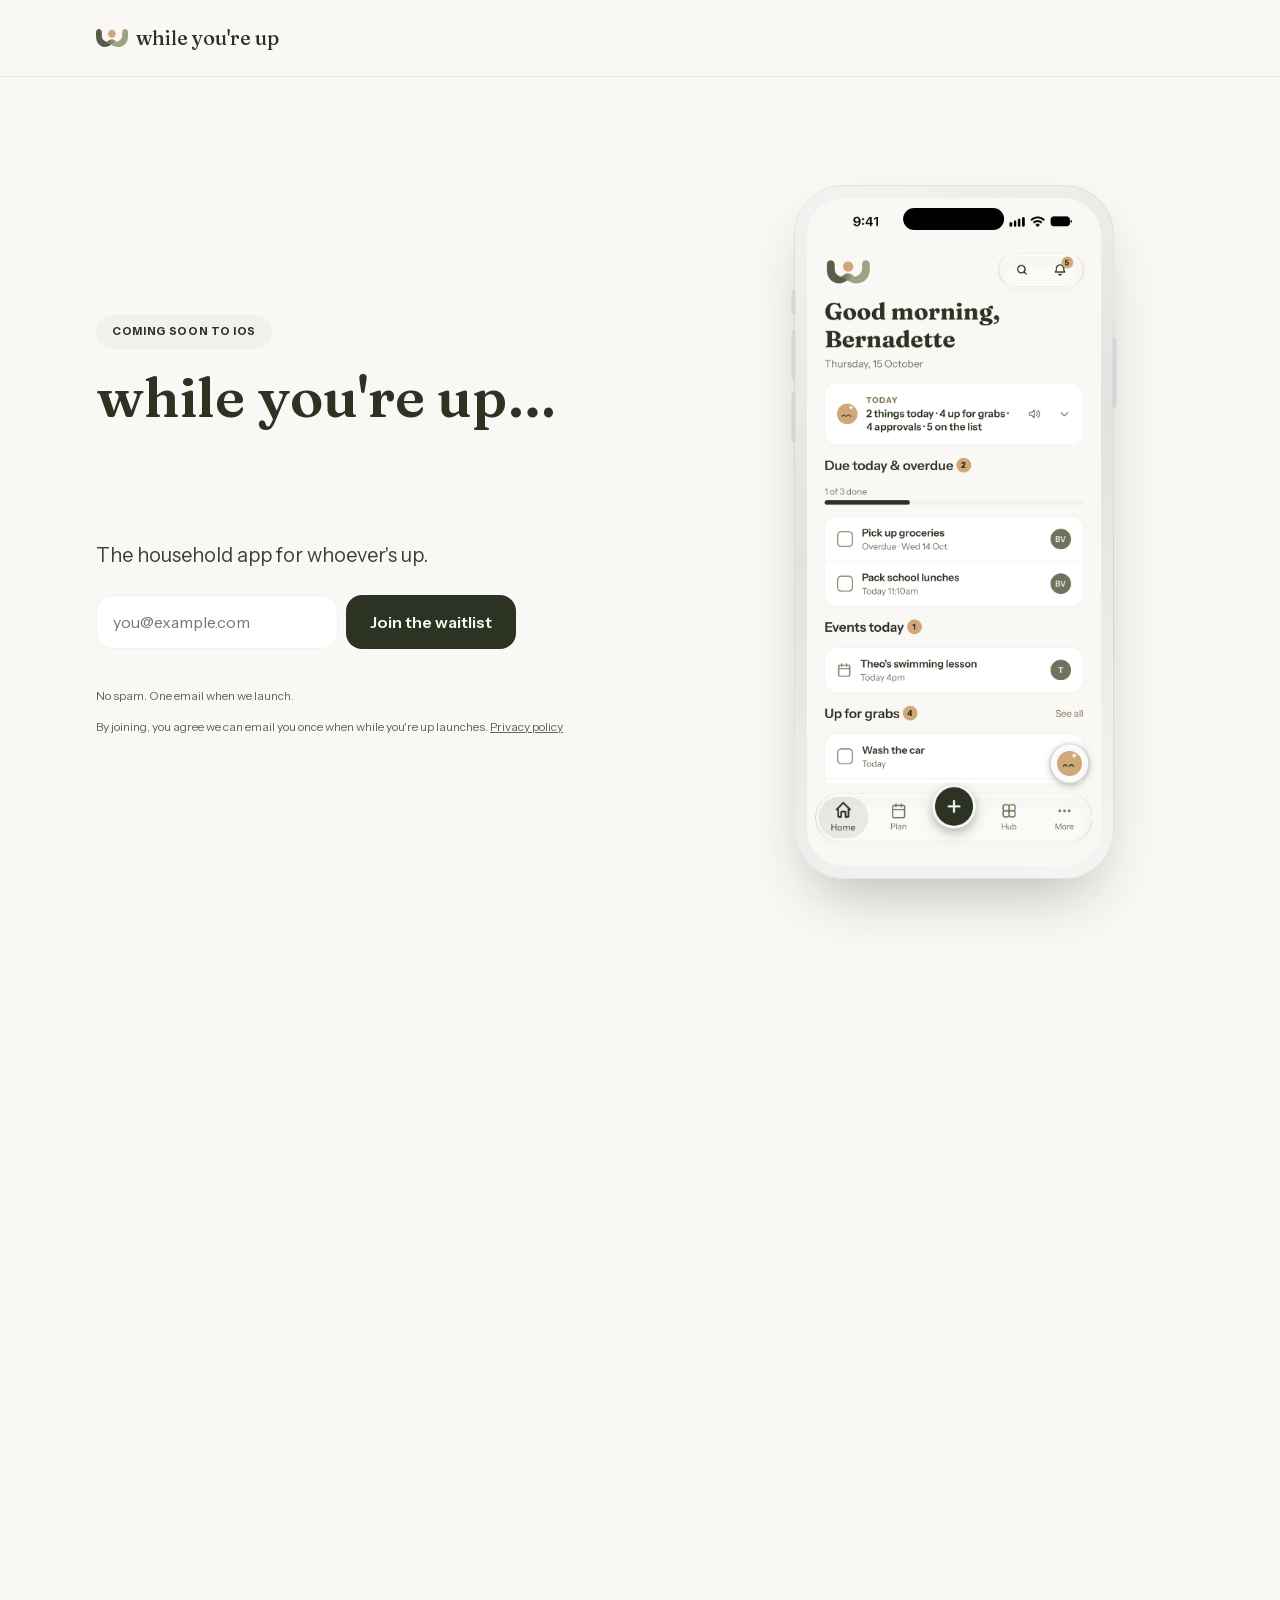
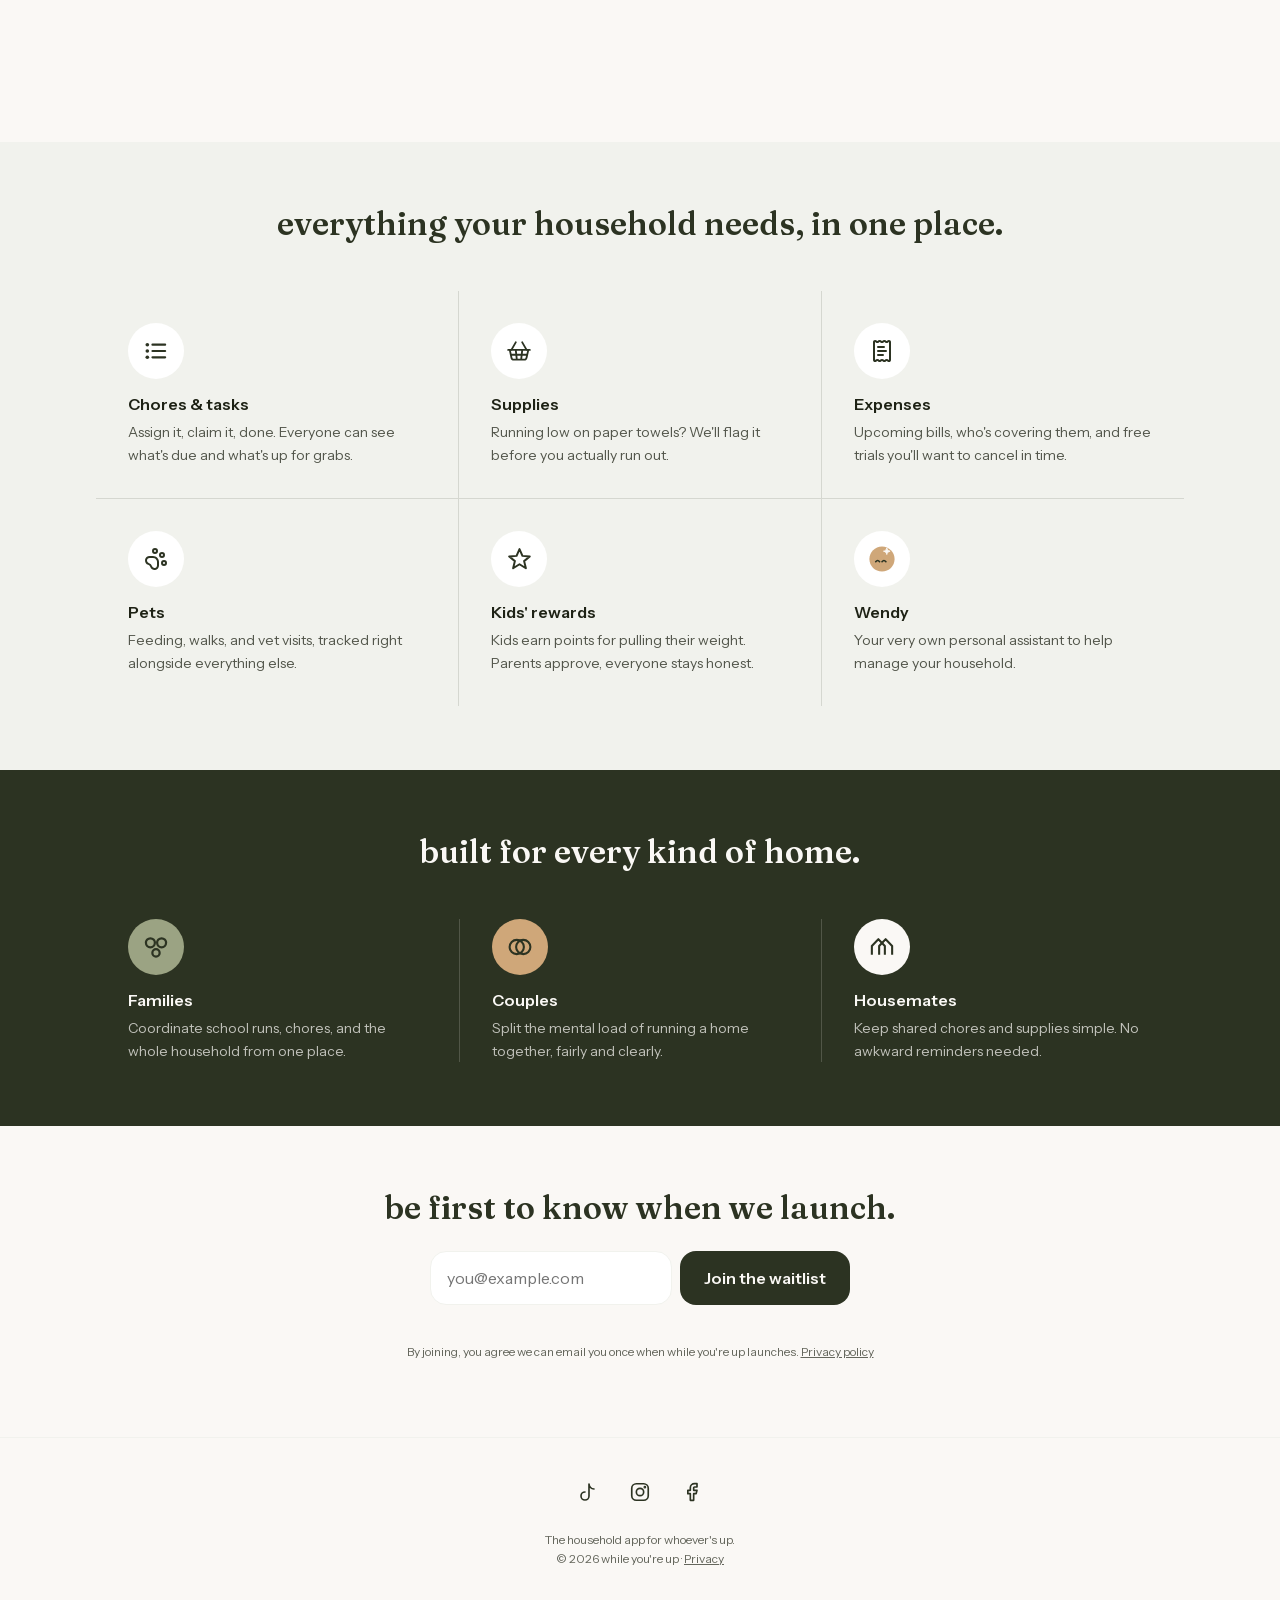
<file: index.html>
<!doctype html>
<html lang="en">
<head>
  <meta charset="utf-8" />
  <meta name="viewport" content="width=device-width, initial-scale=1" />
<!-- Google tag (gtag.js) -->
<script async src="https://www.googletagmanager.com/gtag/js?id=G-524Z3EJWE3"></script>
<script>
  window.dataLayer = window.dataLayer || [];
  function gtag(){dataLayer.push(arguments);}
  gtag('js', new Date());

  gtag('config', 'G-524Z3EJWE3');
</script>
  <!-- The page is light-only by design (the phone mockup is a light-mode
       screenshot); this tells browsers not to auto-dark-mode native
       controls/scrollbars to match OS dark mode, which would clash with
       our explicit colors. A real dark theme would need a matching dark
       Figma export for the hero screenshot — see README. -->
  <meta name="color-scheme" content="light" />
  <title>while you're up: the household app for whoever's up.</title>
  <meta name="description" content="while you're up brings chores, kids, pets, supplies, and subscriptions into one shared home base. Join the waitlist." />

  <!-- Open Graph / Twitter Card — without these, link previews (iMessage,
       WhatsApp, Slack, etc.) guess at a preview image themselves, which
       was picking the large hero phone screenshot and rendering it at
       full size. This pins a purpose-built, properly-sized image instead. -->
  <meta property="og:type" content="website" />
  <meta property="og:url" content="https://www.whileyoureup.app/" />
  <meta property="og:title" content="while you're up: the household app for whoever's up." />
  <meta property="og:description" content="while you're up brings chores, kids, pets, supplies, and subscriptions into one shared home base. Join the waitlist." />
  <meta property="og:image" content="https://www.whileyoureup.app/assets/og-image.png" />
  <meta property="og:image:width" content="1200" />
  <meta property="og:image:height" content="630" />
  <meta name="twitter:card" content="summary_large_image" />
  <meta name="twitter:title" content="while you're up: the household app for whoever's up." />
  <meta name="twitter:description" content="while you're up brings chores, kids, pets, supplies, and subscriptions into one shared home base. Join the waitlist." />
  <meta name="twitter:image" content="https://www.whileyoureup.app/assets/og-image.png" />

  <!-- Square favicon set. The old one pointed at logo-mark.svg, which is a
       wide 369x197 mark with preserveAspectRatio="none", so tabs stretched
       it into a square. These are properly square, on a cream tile. -->
  <link rel="icon" href="/favicon.ico" sizes="48x48" />
  <link rel="icon" href="assets/favicon.svg" type="image/svg+xml" />
  <link rel="icon" href="assets/favicon-32.png" type="image/png" sizes="32x32" />
  <link rel="icon" href="assets/favicon-192.png" type="image/png" sizes="192x192" />
  <link rel="apple-touch-icon" href="assets/apple-touch-icon.png" />
  <link rel="stylesheet" href="css/tokens.css?v=17" />
  <link rel="stylesheet" href="css/styles.css?v=28" />
</head>
<body>
  <header class="site-header">
    <div class="wrap">
      <a class="brand" href="#top">
        <img src="assets/logo-mark.svg" alt="" />
        <span>while you're up</span>
      </a>
    </div>
  </header>

  <main id="top">
    <section class="hero">
      <div class="phone-scroll-track" data-phone-track>
        <div class="phone-sticky">
          <div class="wrap">
            <div class="hero-copy">
              <span class="badge">coming soon to iOS</span>
              <h1>while you're up&hellip;</h1>

              <div class="message-carousel" aria-hidden="true">
                <p class="message-bubble">Can you feed the cat</p>
                <p class="message-bubble">Can you take the bin out</p>
                <p class="message-bubble">Can you pick Maya up from school</p>
                <p class="message-bubble">Cancel that free trial before we get charged</p>
                <p class="message-bubble">Can you grab more dishwasher tablets</p>
              </div>

              <p class="subhead">The household app for whoever's up.</p>

              <div data-waitlist-block>
                <form data-waitlist-form class="signup-form">
                  <label for="email" class="sr-only">Email</label>
                  <input type="email" id="email" name="email" required placeholder="you@example.com" data-waitlist-email autocomplete="email" />
                  <input type="text" name="company" tabindex="-1" autocomplete="off" data-waitlist-honeypot
                         style="position:absolute; left:-9999px; width:1px; height:1px; opacity:0;" aria-hidden="true" />
                  <button type="submit" data-waitlist-submit>Join the waitlist</button>
                </form>
                <p class="form-message" data-waitlist-message role="status"></p>
                <p class="trust-line">No spam. One email when we launch.</p>
                <p class="trust-line">By joining, you agree we can email you once when while you're up launches. <a href="/privacy.html">Privacy policy</a></p>

                <div class="success-state" data-waitlist-success hidden>
                  <h2>you're on the list</h2>
                  <p>we'll email you the moment while you're up is available.</p>
                </div>
              </div>
            </div>

            <div class="hero-visual">
              <div class="iphone-frame">
                <div class="iphone-dynamic-island"></div>
                <div class="iphone-side-button iphone-action-button"></div>
                <div class="iphone-side-button iphone-volume-up"></div>
                <div class="iphone-side-button iphone-volume-down"></div>
                <div class="iphone-side-button iphone-power-button"></div>
                <div class="iphone-screen" data-phone-viewport>
                  <img class="iphone-status-bar" src="assets/status-bar.png?v=2" alt="" />
                  <img class="iphone-content" src="assets/hero-content-scroll.png?v=5"
                       alt="while you're up app home screen showing Wendy's daily brief, due today and overdue tasks, events today, up for grabs, approvals, running low supplies, upcoming expenses, and kids' points"
                       data-phone-content />
                  <div class="iphone-bottom">
                    <img class="iphone-wendy" src="assets/wendy-fab.png" alt="" />
                    <img class="iphone-bottom-nav" src="assets/bottom-nav.png?v=2" alt="" />
                  </div>
                </div>
              </div>
            </div>
          </div>
        </div>
      </div>
    </section>

    <section class="features">
      <div class="wrap">
        <h2>everything your household needs, in one place.</h2>
        <div class="feature-grid">
          <div class="feature-card">
            <div class="feature-icon"><img src="assets/icons/icon-chores.svg" alt="" /></div>
            <h3>Chores &amp; tasks</h3>
            <p>Assign it, claim it, done. Everyone can see what's due and what's up for grabs.</p>
          </div>
          <div class="feature-card">
            <div class="feature-icon"><img src="assets/icons/icon-supplies.svg" alt="" /></div>
            <h3>Supplies</h3>
            <p>Running low on paper towels? We'll flag it before you actually run out.</p>
          </div>
          <div class="feature-card">
            <div class="feature-icon"><img src="assets/icons/icon-bills.svg" alt="" /></div>
            <h3>Expenses</h3>
            <p>Upcoming bills, who's covering them, and free trials you'll want to cancel in time.</p>
          </div>
          <div class="feature-card">
            <div class="feature-icon"><img src="assets/icons/icon-pets.svg" alt="" /></div>
            <h3>Pets</h3>
            <p>Feeding, walks, and vet visits, tracked right alongside everything else.</p>
          </div>
          <div class="feature-card">
            <div class="feature-icon"><img src="assets/icons/icon-points.svg" alt="" /></div>
            <h3>Kids' rewards</h3>
            <p>Kids earn points for pulling their weight. Parents approve, everyone stays honest.</p>
          </div>
          <div class="feature-card">
            <div class="feature-icon"><img src="assets/icons/icon-wendy.svg" alt="" /></div>
            <h3>Wendy</h3>
            <p>Your very own personal assistant to help manage your household.</p>
          </div>
        </div>
      </div>
    </section>

    <section class="households">
      <div class="wrap">
        <h2>built for every kind of home.</h2>
        <div class="household-grid">
          <div class="household-item">
            <div class="household-icon household-icon-sage"><img src="assets/icons/icon-families.svg" alt="" /></div>
            <h3>Families</h3>
            <p>Coordinate school runs, chores, and the whole household from one place.</p>
          </div>
          <div class="household-item">
            <div class="household-icon household-icon-tan"><img src="assets/icons/icon-couples.svg" alt="" /></div>
            <h3>Couples</h3>
            <p>Split the mental load of running a home together, fairly and clearly.</p>
          </div>
          <div class="household-item">
            <div class="household-icon household-icon-cream"><img src="assets/icons/icon-housemates.svg" alt="" /></div>
            <h3>Housemates</h3>
            <p>Keep shared chores and supplies simple. No awkward reminders needed.</p>
          </div>
        </div>
      </div>
    </section>

    <section class="cta-secondary">
      <div class="wrap">
        <h2>be first to know when we launch.</h2>

        <div data-waitlist-block>
          <form data-waitlist-form class="signup-form">
            <label for="email-2" class="sr-only">Email</label>
            <input type="email" id="email-2" name="email" required placeholder="you@example.com" data-waitlist-email autocomplete="email" />
            <input type="text" name="company" tabindex="-1" autocomplete="off" data-waitlist-honeypot
                   style="position:absolute; left:-9999px; width:1px; height:1px; opacity:0;" aria-hidden="true" />
            <button type="submit" data-waitlist-submit>Join the waitlist</button>
          </form>
          <p class="form-message" data-waitlist-message role="status"></p>
          <p class="trust-line">By joining, you agree we can email you once when while you're up launches. <a href="/privacy.html">Privacy policy</a></p>

          <div class="success-state" data-waitlist-success hidden>
            <h3>you're on the list</h3>
            <p>we'll email you the moment while you're up is available.</p>
          </div>
        </div>
      </div>
    </section>
  </main>

  <footer class="site-footer">
    <div class="wrap">
      <ul class="social-links">
        <li>
          <a href="https://www.tiktok.com/@whileyoureupapp" target="_blank" rel="noopener noreferrer" aria-label="while you're up on TikTok (opens in a new tab)">
            <svg viewBox="0 0 24 24" width="24" height="24" fill="none" stroke="currentColor" stroke-width="1.65" stroke-linecap="round" stroke-linejoin="round" aria-hidden="true" focusable="false"><path d="M9 12a4 4 0 1 0 4 4V4a5 5 0 0 0 5 5"/></svg>
          </a>
        </li>
        <li>
          <a href="https://www.instagram.com/whileyoureupapp" target="_blank" rel="noopener noreferrer" aria-label="while you're up on Instagram (opens in a new tab)">
            <svg viewBox="0 0 24 24" width="22" height="22" fill="none" stroke="currentColor" stroke-width="1.8" stroke-linecap="round" stroke-linejoin="round" aria-hidden="true" focusable="false"><rect x="3" y="3" width="18" height="18" rx="5"/><circle cx="12" cy="12" r="4"/><circle cx="17.3" cy="6.7" r="0.6" fill="currentColor"/></svg>
          </a>
        </li>
        <li>
          <a href="https://www.facebook.com/share/1e8yYxVtba/" target="_blank" rel="noopener noreferrer" aria-label="while you're up on Facebook (opens in a new tab)">
            <svg viewBox="0 0 24 24" width="20" height="20" fill="none" stroke="currentColor" stroke-width="2" stroke-linecap="round" stroke-linejoin="round" aria-hidden="true" focusable="false"><path d="M18 2h-3a5 5 0 0 0-5 5v3H7v4h3v8h4v-8h3l1-4h-4V7a1 1 0 0 1 1-1h3z"/></svg>
          </a>
        </li>
      </ul>
      <p class="footer-text">The household app for whoever's up.</p>
      <p class="footer-text">&copy; 2026 while you're up · <a href="/privacy.html">Privacy</a></p>
    </div>
  </footer>

  <script type="module" src="js/app.js?v=2"></script>
  <script src="js/phone-scroll.js?v=5"></script>
</body>
</html>
</file>
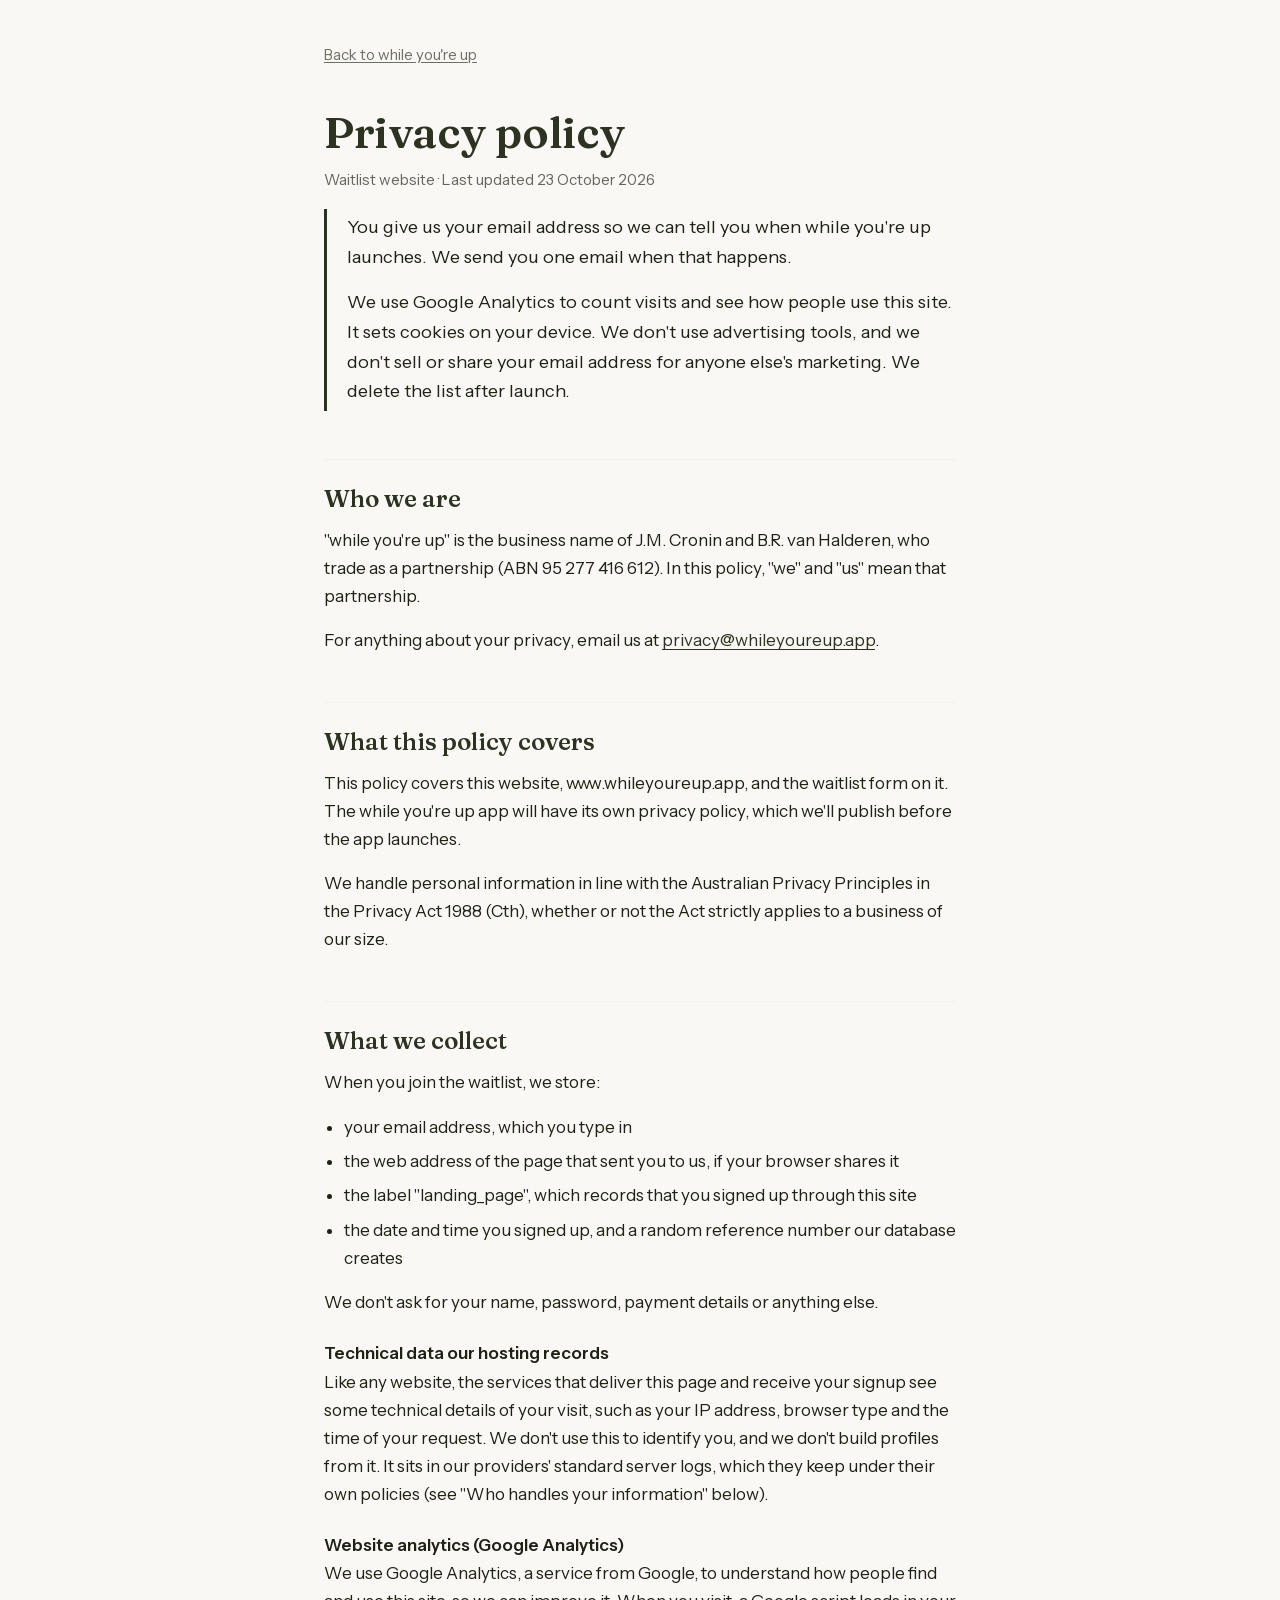
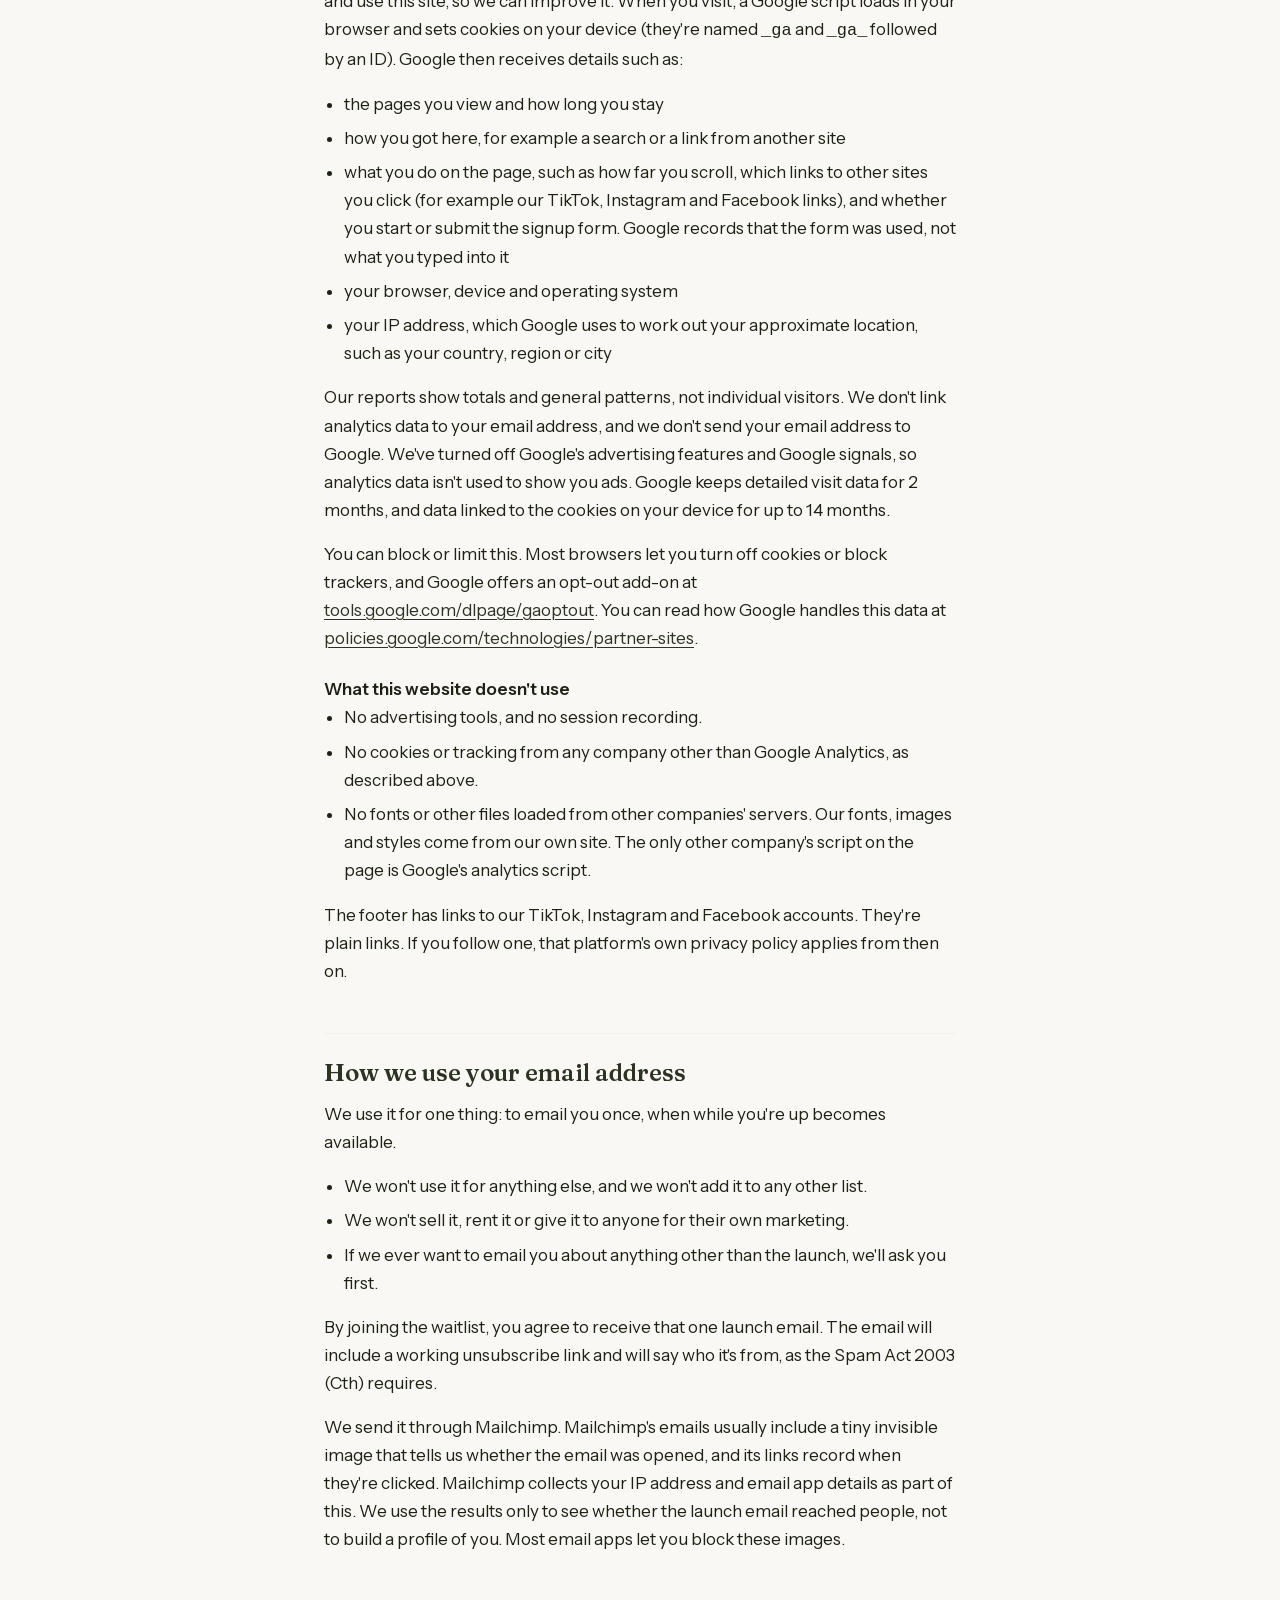
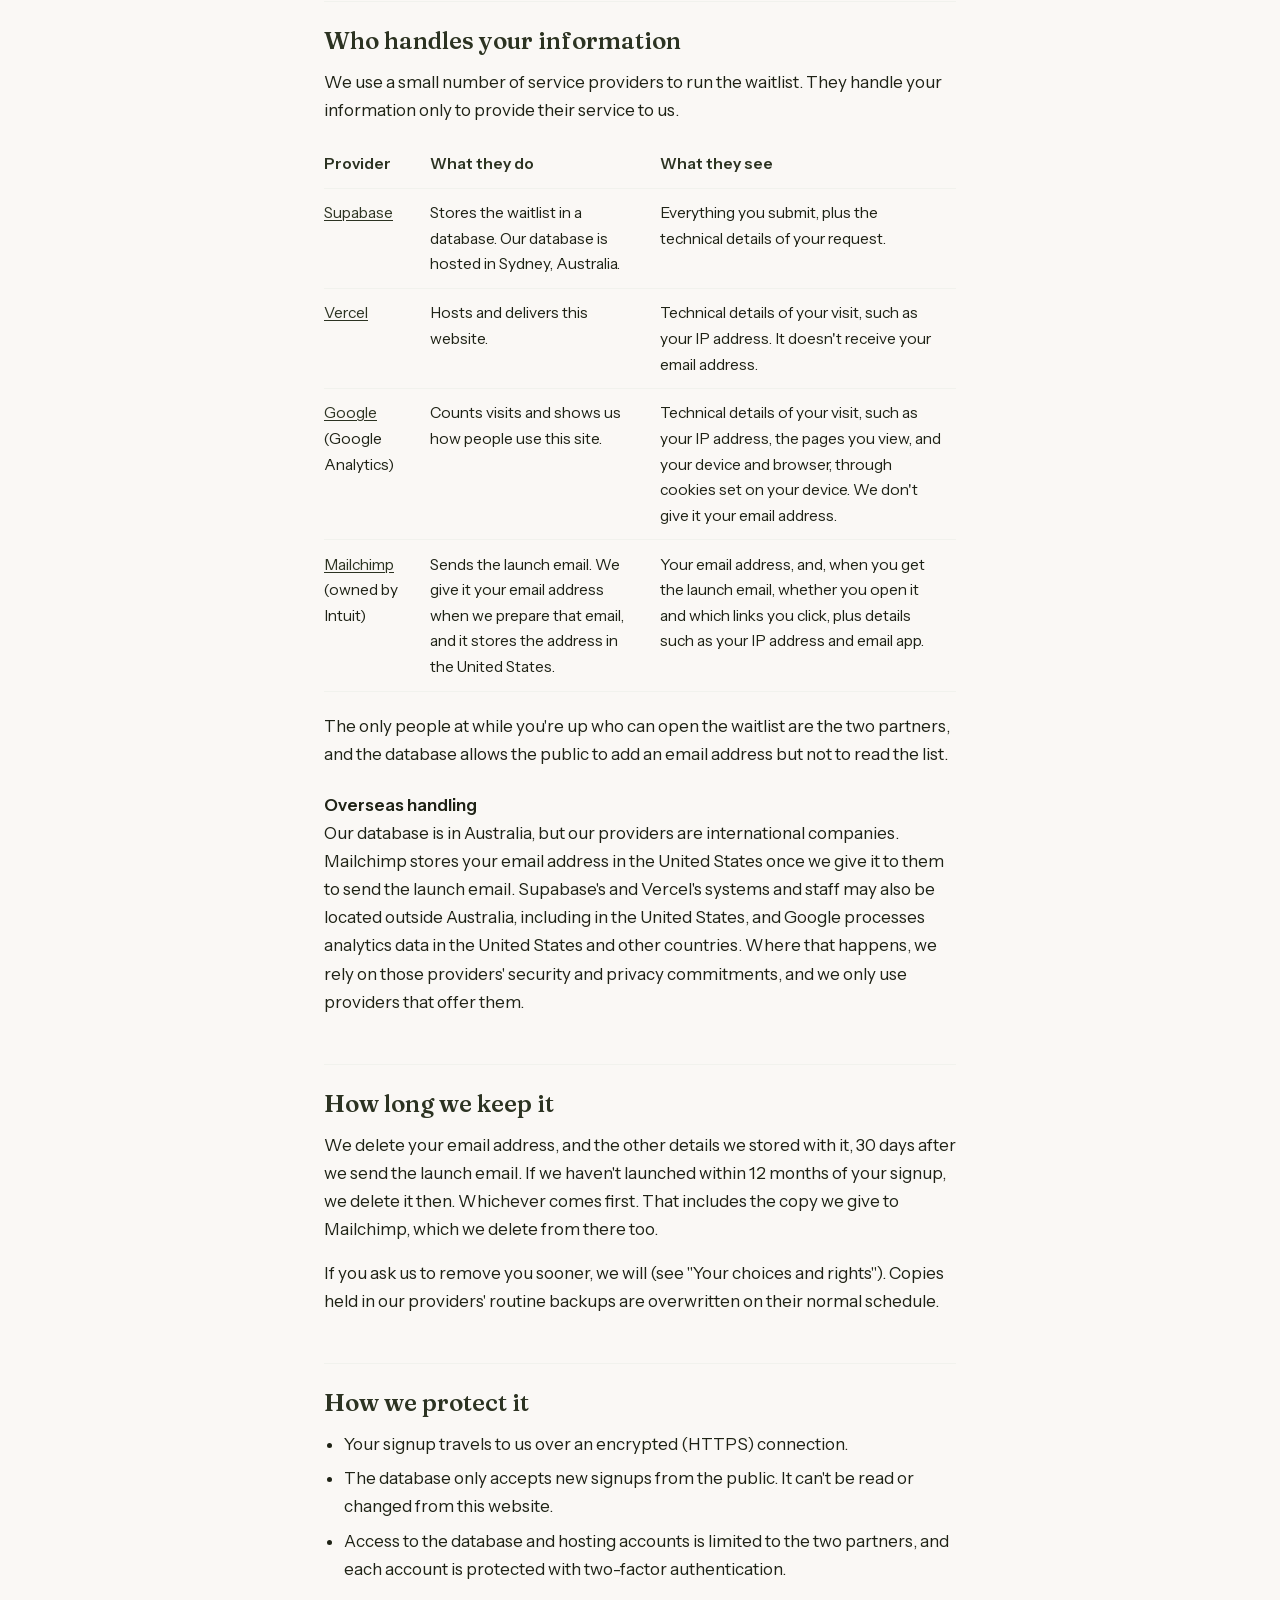
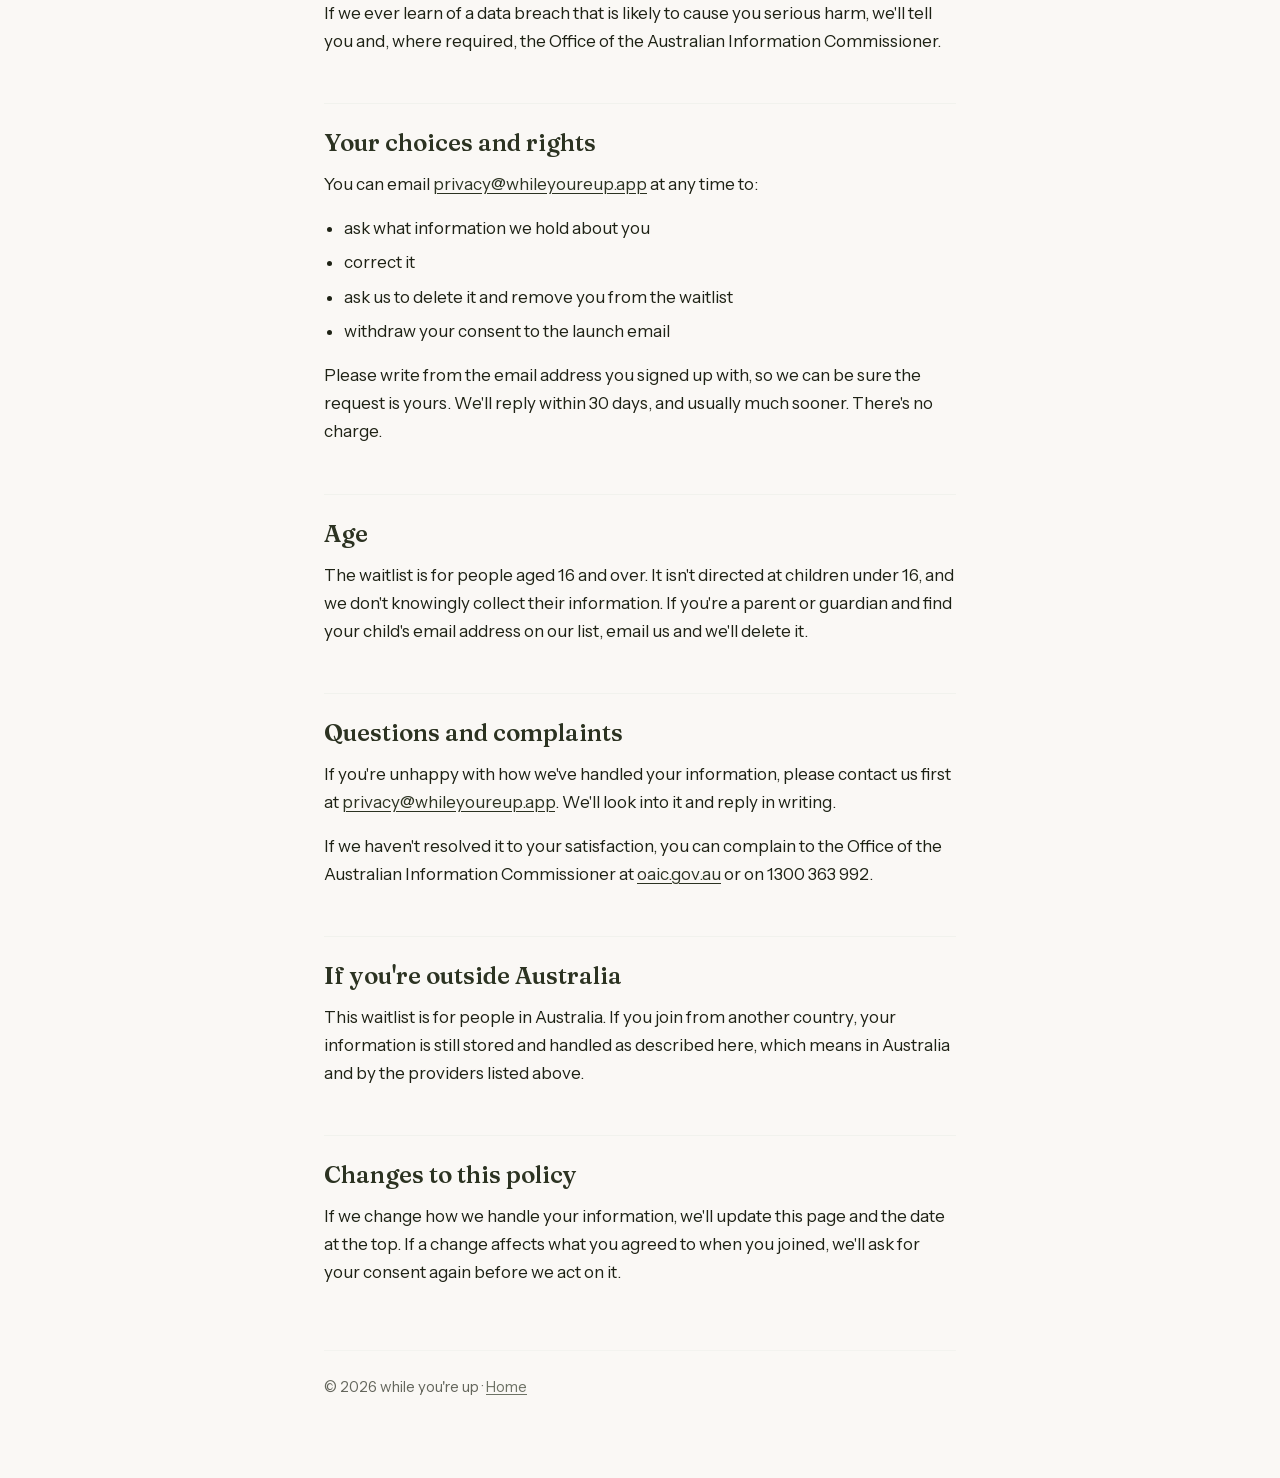
<file: privacy.html>
<!DOCTYPE html>
<html lang="en-AU">
<head>
<meta charset="utf-8">
<meta name="viewport" content="width=device-width, initial-scale=1">
<!-- Google tag (gtag.js) -->
<script async src="https://www.googletagmanager.com/gtag/js?id=G-524Z3EJWE3"></script>
<script>
  window.dataLayer = window.dataLayer || [];
  function gtag(){dataLayer.push(arguments);}
  gtag('js', new Date());

  gtag('config', 'G-524Z3EJWE3');
</script>
<meta name="color-scheme" content="light">
<title>Privacy policy · while you're up</title>
<meta name="description" content="How while you're up handles the email address you give us when you join the waitlist.">
<link rel="icon" href="assets/favicon.svg" type="image/svg+xml">
<link rel="stylesheet" href="css/tokens.css?v=17">
<link rel="stylesheet" href="css/styles.css?v=18">

<style>
  /* Page-specific layout only; shared colors, type, and fonts come from
     tokens.css / styles.css (self-hosted, same as the rest of the site).
     The site is light-only by design (see index.html), so no dark theme here. */

  .page {
    max-width: 42rem;
    margin: 0 auto;
    padding: 2.5rem 1.25rem 4rem;
    font-size: 1.0625rem;
    line-height: 1.65;
  }

  .back {
    display: inline-block;
    margin-bottom: 2.5rem;
    color: var(--color-neutral-dark);
    opacity: 0.68;
    font-size: 0.9375rem;
    text-decoration: none;
  }
  .back:hover, .back:focus-visible { opacity: 1; text-decoration: underline; }

  .page h1 {
    font-size: clamp(2rem, 6vw, 2.75rem);
    line-height: 1.1;
    letter-spacing: -0.01em;
    margin: 0 0 0.75rem;
  }
  .updated { color: var(--color-neutral-dark); opacity: 0.68; font-size: 0.9375rem; margin: 0 0 2rem; }

  .summary {
    border-left: 3px solid var(--color-forest-dark);
    padding: 0.25rem 0 0.25rem 1.25rem;
    margin: 0 0 3rem;
    font-size: 1.125rem;
  }
  .summary p { margin: 0 0 0.75rem; }
  .summary p:last-child { margin-bottom: 0; }

  .page h2 {
    font-size: 1.5rem;
    line-height: 1.25;
    margin: 3rem 0 0.75rem;
    padding-top: 1.5rem;
    border-top: 1px solid var(--color-neutral-light);
  }
  .page h3 {
    font-family: var(--font-body);
    font-weight: 600;
    font-size: 1.0625rem;
    color: var(--color-neutral-dark);
    margin: 1.75rem 0 0.25rem;
  }
  .page p { margin: 0 0 1rem; }
  .page ul { margin: 0 0 1rem; padding-left: 1.25rem; }
  .page li { margin-bottom: 0.4rem; }

  .page a {
    color: var(--color-forest-dark);
    text-decoration: underline;
    text-underline-offset: 0.15em;
  }
  .page a:hover { opacity: 0.75; }
  .page a:focus-visible, .back:focus-visible {
    outline: 2px solid var(--color-sage-green);
    outline-offset: 3px;
    border-radius: 2px;
  }

  .table-wrap { overflow-x: auto; margin: 0 0 1.25rem; }
  .page table { border-collapse: collapse; width: 100%; min-width: 30rem; font-size: 0.9688rem; }
  .page th, .page td {
    text-align: left;
    vertical-align: top;
    padding: 0.7rem 0.9rem 0.7rem 0;
    border-bottom: 1px solid var(--color-neutral-light);
  }
  .page th { font-weight: 600; color: var(--color-forest-dark); }

  .page footer {
    margin-top: 4rem;
    padding-top: 1.5rem;
    border-top: 1px solid var(--color-neutral-light);
    color: var(--color-neutral-dark);
    opacity: 0.68;
    font-size: 0.9375rem;
  }
</style>
</head>
<body>
<main class="page">

  <a class="back" href="/">Back to while you're up</a>

  <h1>Privacy policy</h1>
  <p class="updated">Waitlist website · Last updated 23 October 2026</p>

  <div class="summary">
    <p>You give us your email address so we can tell you when while you're up launches. We send you one email when that happens.</p>
    <p>We use Google Analytics to count visits and see how people use this site. It sets cookies on your device. We don't use advertising tools, and we don't sell or share your email address for anyone else's marketing. We delete the list after launch.</p>
  </div>

  <h2 id="who">Who we are</h2>
  <p>"while you're up" is the business name of J.M. Cronin and B.R. van Halderen, who trade as a partnership (ABN 95 277 416 612). In this policy, "we" and "us" mean that partnership.</p>
  <p>For anything about your privacy, email us at <a href="mailto:privacy@whileyoureup.app">privacy@whileyoureup.app</a>.</p>

  <h2 id="scope">What this policy covers</h2>
  <p>This policy covers this website, www.whileyoureup.app, and the waitlist form on it. The while you're up app will have its own privacy policy, which we'll publish before the app launches.</p>
  <p>We handle personal information in line with the Australian Privacy Principles in the Privacy Act 1988 (Cth), whether or not the Act strictly applies to a business of our size.</p>

  <h2 id="collect">What we collect</h2>
  <p>When you join the waitlist, we store:</p>
  <ul>
    <li>your email address, which you type in</li>
    <li>the web address of the page that sent you to us, if your browser shares it</li>
    <li>the label "landing_page", which records that you signed up through this site</li>
    <li>the date and time you signed up, and a random reference number our database creates</li>
  </ul>
  <p>We don't ask for your name, password, payment details or anything else.</p>

  <h3>Technical data our hosting records</h3>
  <p>Like any website, the services that deliver this page and receive your signup see some technical details of your visit, such as your IP address, browser type and the time of your request. We don't use this to identify you, and we don't build profiles from it. It sits in our providers' standard server logs, which they keep under their own policies (see "Who handles your information" below).</p>

  <h3>Website analytics (Google Analytics)</h3>
  <p>We use Google Analytics, a service from Google, to understand how people find and use this site, so we can improve it. When you visit, a Google script loads in your browser and sets cookies on your device (they're named <code>_ga</code> and <code>_ga_</code> followed by an ID). Google then receives details such as:</p>
  <ul>
    <li>the pages you view and how long you stay</li>
    <li>how you got here, for example a search or a link from another site</li>
    <li>what you do on the page, such as how far you scroll, which links to other sites you click (for example our TikTok, Instagram and Facebook links), and whether you start or submit the signup form. Google records that the form was used, not what you typed into it</li>
    <li>your browser, device and operating system</li>
    <li>your IP address, which Google uses to work out your approximate location, such as your country, region or city</li>
  </ul>
  <p>Our reports show totals and general patterns, not individual visitors. We don't link analytics data to your email address, and we don't send your email address to Google. We've turned off Google's advertising features and Google signals, so analytics data isn't used to show you ads. Google keeps detailed visit data for 2 months, and data linked to the cookies on your device for up to 14 months.</p>
  <p>You can block or limit this. Most browsers let you turn off cookies or block trackers, and Google offers an opt-out add-on at <a href="https://tools.google.com/dlpage/gaoptout">tools.google.com/dlpage/gaoptout</a>. You can read how Google handles this data at <a href="https://policies.google.com/technologies/partner-sites">policies.google.com/technologies/partner-sites</a>.</p>

  <h3>What this website doesn't use</h3>
  <ul>
    <li>No advertising tools, and no session recording.</li>
    <li>No cookies or tracking from any company other than Google Analytics, as described above.</li>
    <li>No fonts or other files loaded from other companies' servers. Our fonts, images and styles come from our own site. The only other company's script on the page is Google's analytics script.</li>
  </ul>
  <p>The footer has links to our TikTok, Instagram and Facebook accounts. They're plain links. If you follow one, that platform's own privacy policy applies from then on.</p>

  <h2 id="use">How we use your email address</h2>
  <p>We use it for one thing: to email you once, when while you're up becomes available.</p>
  <ul>
    <li>We won't use it for anything else, and we won't add it to any other list.</li>
    <li>We won't sell it, rent it or give it to anyone for their own marketing.</li>
    <li>If we ever want to email you about anything other than the launch, we'll ask you first.</li>
  </ul>
  <p>By joining the waitlist, you agree to receive that one launch email. The email will include a working unsubscribe link and will say who it's from, as the Spam Act 2003 (Cth) requires.</p>
  <p>We send it through Mailchimp. Mailchimp's emails usually include a tiny invisible image that tells us whether the email was opened, and its links record when they're clicked. Mailchimp collects your IP address and email app details as part of this. We use the results only to see whether the launch email reached people, not to build a profile of you. Most email apps let you block these images.</p>

  <h2 id="who-handles">Who handles your information</h2>
  <p>We use a small number of service providers to run the waitlist. They handle your information only to provide their service to us.</p>
  <div class="table-wrap">
    <table>
      <thead>
        <tr><th scope="col">Provider</th><th scope="col">What they do</th><th scope="col">What they see</th></tr>
      </thead>
      <tbody>
        <tr>
          <td><a href="https://supabase.com/privacy">Supabase</a></td>
          <td>Stores the waitlist in a database. Our database is hosted in Sydney, Australia.</td>
          <td>Everything you submit, plus the technical details of your request.</td>
        </tr>
        <tr>
          <td><a href="https://vercel.com/legal/privacy-policy">Vercel</a></td>
          <td>Hosts and delivers this website.</td>
          <td>Technical details of your visit, such as your IP address. It doesn't receive your email address.</td>
        </tr>
        <tr>
          <td><a href="https://policies.google.com/privacy">Google</a> (Google Analytics)</td>
          <td>Counts visits and shows us how people use this site.</td>
          <td>Technical details of your visit, such as your IP address, the pages you view, and your device and browser, through cookies set on your device. We don't give it your email address.</td>
        </tr>
        <tr>
          <td><a href="https://mailchimp.com/legal/privacy/">Mailchimp</a> (owned by Intuit)</td>
          <td>Sends the launch email. We give it your email address when we prepare that email, and it stores the address in the United States.</td>
          <td>Your email address, and, when you get the launch email, whether you open it and which links you click, plus details such as your IP address and email app.</td>
        </tr>
      </tbody>
    </table>
  </div>
  <p>The only people at while you're up who can open the waitlist are the two partners, and the database allows the public to add an email address but not to read the list.</p>

  <h3>Overseas handling</h3>
  <p>Our database is in Australia, but our providers are international companies. Mailchimp stores your email address in the United States once we give it to them to send the launch email. Supabase's and Vercel's systems and staff may also be located outside Australia, including in the United States, and Google processes analytics data in the United States and other countries. Where that happens, we rely on those providers' security and privacy commitments, and we only use providers that offer them.</p>

  <h2 id="keep">How long we keep it</h2>
  <p>We delete your email address, and the other details we stored with it, 30 days after we send the launch email. If we haven't launched within 12 months of your signup, we delete it then. Whichever comes first. That includes the copy we give to Mailchimp, which we delete from there too.</p>
  <p>If you ask us to remove you sooner, we will (see "Your choices and rights"). Copies held in our providers' routine backups are overwritten on their normal schedule.</p>

  <h2 id="secure">How we protect it</h2>
  <ul>
    <li>Your signup travels to us over an encrypted (HTTPS) connection.</li>
    <li>The database only accepts new signups from the public. It can't be read or changed from this website.</li>
    <li>Access to the database and hosting accounts is limited to the two partners, and each account is protected with two-factor authentication.</li>
  </ul>
  <p>If we ever learn of a data breach that is likely to cause you serious harm, we'll tell you and, where required, the Office of the Australian Information Commissioner.</p>

  <h2 id="rights">Your choices and rights</h2>
  <p>You can email <a href="mailto:privacy@whileyoureup.app">privacy@whileyoureup.app</a> at any time to:</p>
  <ul>
    <li>ask what information we hold about you</li>
    <li>correct it</li>
    <li>ask us to delete it and remove you from the waitlist</li>
    <li>withdraw your consent to the launch email</li>
  </ul>
  <p>Please write from the email address you signed up with, so we can be sure the request is yours. We'll reply within 30 days, and usually much sooner. There's no charge.</p>

  <h2 id="age">Age</h2>
  <p>The waitlist is for people aged 16 and over. It isn't directed at children under 16, and we don't knowingly collect their information. If you're a parent or guardian and find your child's email address on our list, email us and we'll delete it.</p>

  <h2 id="complaints">Questions and complaints</h2>
  <p>If you're unhappy with how we've handled your information, please contact us first at <a href="mailto:privacy@whileyoureup.app">privacy@whileyoureup.app</a>. We'll look into it and reply in writing.</p>
  <p>If we haven't resolved it to your satisfaction, you can complain to the Office of the Australian Information Commissioner at <a href="https://www.oaic.gov.au">oaic.gov.au</a> or on 1300 363 992.</p>

  <h2 id="overseas-visitors">If you're outside Australia</h2>
  <p>This waitlist is for people in Australia. If you join from another country, your information is still stored and handled as described here, which means in Australia and by the providers listed above.</p>

  <h2 id="changes">Changes to this policy</h2>
  <p>If we change how we handle your information, we'll update this page and the date at the top. If a change affects what you agreed to when you joined, we'll ask for your consent again before we act on it.</p>

  <footer>
    <p>© 2026 while you're up · <a href="/">Home</a></p>
  </footer>

</main>
</body>
</html>
</file>
<file: css/tokens.css>
/*
 * Design tokens — sourced directly from Figma file "While You're Up — Design"
 * (fileKey 4DgEdesJbAXD0QEsbEUUnP): Brand Overview (node 0:1) + Design System
 * (node 56:2) pages. Do not hand-edit values here without checking Figma first.
 */

:root {
  /* Color primitives */
  --color-forest-dark: #2C3322;   /* primary brand / headings */
  --color-sage-green: #9BA383;    /* secondary actions */
  --color-warm-tan: #CFA779;      /* accent / alerts / spotlight */
  --color-cream-base: #FAF8F5;    /* background */
  --color-neutral-dark: #1E2215;  /* body text */
  --color-neutral-light: #F1F2ED; /* borders / dividers */
  --color-surface: #FFFFFF;

  /* Type */
  --font-display: 'Fraunces', serif;        /* headlines, lowercase wordmark styling */
  --font-body: 'Instrument Sans', sans-serif;

  --text-display: clamp(2.5rem, 5vw, 3.5rem);  /* Figma Display: Fraunces 32px, scaled up for a marketing hero */
  --text-heading: clamp(1.5rem, 3vw, 2rem);    /* Figma Heading: Fraunces 24px */
  --text-subhead: 1.25rem;                     /* Figma Subhead: Instrument Sans SemiBold 20px */
  --text-body: 0.875rem;                       /* Figma Body: Instrument Sans Regular 14px */
  --text-caption: 0.75rem;                     /* Figma Caption: 12px */
  --text-overline: 0.6875rem;                  /* Figma Overline: Bold 11px, all caps */

  /* Spacing — Figma's 8px grid */
  --space-1: 8px;
  --space-2: 16px;
  --space-3: 24px;
  --space-4: 32px;
  --space-5: 48px;
  --space-6: 64px;

  /* Radii — Figma Radii & Spacing board */
  --radius-small: 8px;
  --radius-medium: 16px;
  --radius-large: 32px;
  --radius-full: 999px;
}
</file>
<file: css/styles.css>
/* Layout & components — built on tokens.css (Figma-sourced values only). */

/* Self-hosted fonts (SIL OFL 1.1, see fonts/OFL-*.txt). Same variable woff2
   files Google Fonts served; only the weights/styles this CSS uses. */
@font-face {
  font-family: 'Fraunces';
  font-style: normal;
  font-weight: 500 600;
  font-display: swap;
  src: url('../fonts/fraunces-latin-ext.woff2') format('woff2');
  unicode-range: U+0100-02BA, U+02BD-02C5, U+02C7-02CC, U+02CE-02D7, U+02DD-02FF, U+0304, U+0308, U+0329, U+1D00-1DBF, U+1E00-1E9F, U+1EF2-1EFF, U+2020, U+20A0-20AB, U+20AD-20C4, U+2113, U+2C60-2C7F, U+A720-A7FF;
}
@font-face {
  font-family: 'Fraunces';
  font-style: normal;
  font-weight: 500 600;
  font-display: swap;
  src: url('../fonts/fraunces-latin.woff2') format('woff2');
  unicode-range: U+0000-00FF, U+0131, U+0152-0153, U+02BB-02BC, U+02C6, U+02DA, U+02DC, U+0304, U+0308, U+0329, U+2000-206F, U+20AC, U+2122, U+2191, U+2193, U+2212, U+2215, U+FEFF, U+FFFD;
}
@font-face {
  font-family: 'Fraunces';
  font-style: italic;
  font-weight: 400;
  font-display: swap;
  src: url('../fonts/fraunces-italic-latin-ext.woff2') format('woff2');
  unicode-range: U+0100-02BA, U+02BD-02C5, U+02C7-02CC, U+02CE-02D7, U+02DD-02FF, U+0304, U+0308, U+0329, U+1D00-1DBF, U+1E00-1E9F, U+1EF2-1EFF, U+2020, U+20A0-20AB, U+20AD-20C4, U+2113, U+2C60-2C7F, U+A720-A7FF;
}
@font-face {
  font-family: 'Fraunces';
  font-style: italic;
  font-weight: 400;
  font-display: swap;
  src: url('../fonts/fraunces-italic-latin.woff2') format('woff2');
  unicode-range: U+0000-00FF, U+0131, U+0152-0153, U+02BB-02BC, U+02C6, U+02DA, U+02DC, U+0304, U+0308, U+0329, U+2000-206F, U+20AC, U+2122, U+2191, U+2193, U+2212, U+2215, U+FEFF, U+FFFD;
}
@font-face {
  font-family: 'Instrument Sans';
  font-style: normal;
  font-weight: 400 700;
  font-display: swap;
  src: url('../fonts/instrument-sans-latin-ext.woff2') format('woff2');
  unicode-range: U+0100-02BA, U+02BD-02C5, U+02C7-02CC, U+02CE-02D7, U+02DD-02FF, U+0304, U+0308, U+0329, U+1D00-1DBF, U+1E00-1E9F, U+1EF2-1EFF, U+2020, U+20A0-20AB, U+20AD-20C4, U+2113, U+2C60-2C7F, U+A720-A7FF;
}
@font-face {
  font-family: 'Instrument Sans';
  font-style: normal;
  font-weight: 400 700;
  font-display: swap;
  src: url('../fonts/instrument-sans-latin.woff2') format('woff2');
  unicode-range: U+0000-00FF, U+0131, U+0152-0153, U+02BB-02BC, U+02C6, U+02DA, U+02DC, U+0304, U+0308, U+0329, U+2000-206F, U+20AC, U+2122, U+2191, U+2193, U+2212, U+2215, U+FEFF, U+FFFD;
}

*, *::before, *::after { box-sizing: border-box; }

html {
  scroll-behavior: smooth;
  color-scheme: light; /* mirrors the <meta name="color-scheme"> in index.html */
}

body {
  margin: 0;
  background: var(--color-cream-base);
  color: var(--color-neutral-dark);
  font-family: var(--font-body);
  font-size: var(--text-body);
  line-height: 1.6;
  -webkit-font-smoothing: antialiased;
}

h1, h2, h3 {
  font-family: var(--font-display);
  color: var(--color-forest-dark);
  margin: 0;
  line-height: 1.15;
}

a { color: inherit; }

.sr-only {
  position: absolute;
  width: 1px;
  height: 1px;
  padding: 0;
  margin: -1px;
  overflow: hidden;
  clip: rect(0, 0, 0, 0);
  white-space: nowrap;
  border: 0;
}

.wrap {
  max-width: 1120px;
  margin: 0 auto;
  padding: 0 var(--space-2);
}

/* Header */
.site-header {
  position: sticky;
  top: 0;
  z-index: 50; /* explicit stacking so it renders above the hero's sticky phone, regardless of DOM order */
  padding: var(--space-2) 0;
  background: var(--color-cream-base);
  border-bottom: 1px solid rgba(44, 51, 34, 0.08);
}

.brand {
  display: inline-flex;
  align-items: center;
  gap: var(--space-1);
  text-decoration: none;
  padding: 6px 0; /* brings the tap target closer to the 44px touch-target minimum (was 32px) */
}

.brand img {
  width: 32px;
  height: auto;
  display: block;
}

.brand span {
  font-family: var(--font-display);
  font-size: 1.25rem;
  color: var(--color-forest-dark);
}

/* Hero */
.hero {
  padding: var(--space-4) 0 var(--space-6);
}

.hero .wrap {
  display: grid;
  grid-template-columns: 1.1fr 0.9fr;
  gap: var(--space-6);
  align-items: center;
}

.badge {
  display: inline-block;
  background: var(--color-neutral-light);
  color: var(--color-forest-dark);
  font-size: var(--text-overline);
  font-weight: 700;
  letter-spacing: 0.06em;
  text-transform: uppercase;
  padding: var(--space-1) var(--space-2);
  border-radius: var(--radius-full);
  margin-bottom: var(--space-2);
}

.hero h1 {
  font-size: var(--text-display);
  font-weight: 600;
}

.hero .subhead {
  margin-top: var(--space-2);
  font-size: var(--text-subhead);
  color: var(--color-neutral-dark);
  opacity: 0.85;
  max-width: 44ch;
}

/* Rolling message carousel — one chat-style pill visible at a time,
   sized noticeably smaller than the headline (italic "Brand Personality"
   Fraunces style from the brand board, but a lighter touch) directly
   below it. Each pill fades + slides in, holds, then fades + slides
   out, staggered by animation-delay so exactly one is ever visible.
   Purely decorative/ambient (aria-hidden), CSS-only, and paused (first
   message shown static) for reduced-motion. */
.message-carousel {
  position: relative;
  min-height: 70px; /* fits one line at this type size; grows for wrapped text at larger text sizes instead of clipping it */
  margin: var(--space-1) 0 var(--space-4);
}

.message-bubble {
  position: absolute;
  top: 50%;
  left: 0;
  margin: 0;
  background: var(--color-surface);
  border: 1px solid var(--color-neutral-light);
  border-radius: var(--radius-large);
  padding: var(--space-2) var(--space-3);
  font-family: var(--font-display);
  font-style: italic;
  font-weight: 400;
  font-size: clamp(0.875rem, 2.2vw, 1.375rem);
  line-height: 1.3;
  color: var(--color-forest-dark);
  width: max-content;
  max-width: 100%;
  /* No white-space:nowrap: at larger browser/OS text sizes this must be
     allowed to wrap instead of overflowing the viewport unreadably
     (WCAG 1.4.4/1.4.10). It still renders on one line at normal sizes
     because the pill hugs its content width. */
  opacity: 0;
  transform: translateY(calc(-50% + 10px));
  animation: message-fade-cycle 20s ease-in-out infinite;
}

.message-bubble:nth-child(1) { animation-delay: 0s; }
.message-bubble:nth-child(2) { animation-delay: 4s; }
.message-bubble:nth-child(3) { animation-delay: 8s; }
.message-bubble:nth-child(4) { animation-delay: 12s; }
.message-bubble:nth-child(5) { animation-delay: 16s; }

@keyframes message-fade-cycle {
  0%   { opacity: 0; transform: translateY(calc(-50% + 10px)); }
  4%   { opacity: 1; transform: translateY(-50%); }
  16%  { opacity: 1; transform: translateY(-50%); }
  20%  { opacity: 0; transform: translateY(calc(-50% - 10px)); }
  100% { opacity: 0; transform: translateY(calc(-50% - 10px)); }
}

@media (prefers-reduced-motion: reduce) {
  .message-bubble { animation: none; opacity: 0; }
  .message-bubble:first-child { opacity: 1; transform: translateY(-50%); }
}

.hero-visual {
  display: flex;
  justify-content: center;
}

/* Scroll-driven phone mockup — a tall track wrapping the whole hero row.
   Scrolling through the track drives the app screenshot's internal scroll
   (via JS translateY in phone-scroll.js) while the hero copy + phone stay
   pinned together; once the content is fully revealed, they unstick and
   the page continues normally into the next section. */
.phone-scroll-track {
  position: relative;
  width: 100%;
}

.phone-sticky {
  position: sticky;
  /* --header-h is measured and kept in sync by phone-scroll.js, so the
     sticky phone/copy never sit partly behind the fixed header. */
  top: calc(12vh + var(--header-h, 64px));
}


.iphone-frame {
  position: relative;
  width: 100%;
  max-width: 320px;
  aspect-ratio: 430 / 932; /* iPhone 17 Pro Max screen proportions */
  background: linear-gradient(155deg, #f3f3f1 0%, #e2e2e0 45%, #f5f5f3 100%); /* silver/titanium finish, calmer than a black frame */
  border: 1px solid rgba(0, 0, 0, 0.06);
  border-radius: 50px;
  padding: 12px;
  box-shadow: 0 30px 60px -20px rgba(30, 34, 21, 0.3);
}

.iphone-dynamic-island {
  position: absolute;
  top: 22px;
  left: 50%;
  transform: translateX(-50%);
  width: 32%;
  height: 3.2%;
  background: #000; /* always black on-device, regardless of finish */
  border-radius: 999px;
  z-index: 3;
}

.iphone-side-button {
  position: absolute;
  background: #d6d6d4;
  box-shadow: 0 0 0 0.5px rgba(0, 0, 0, 0.08);
}

.iphone-action-button {
  left: -3px;
  top: 15%;
  width: 3px;
  height: 3.5%;
  border-radius: 2px 0 0 2px;
}

.iphone-volume-up, .iphone-volume-down {
  left: -3px;
  width: 3px;
  height: 7%;
  border-radius: 2px 0 0 2px;
}

.iphone-volume-up { top: 21%; }
.iphone-volume-down { top: 30%; }

.iphone-power-button {
  right: -3px;
  top: 22%;
  width: 3px;
  height: 10%;
  border-radius: 0 2px 2px 0;
}

.iphone-screen {
  position: relative;
  width: 100%;
  height: 100%;
  overflow: hidden;
  border-radius: 38px;
  background: var(--color-cream-base);
}

.iphone-status-bar,
.iphone-bottom {
  position: absolute;
  left: 0;
  width: 100%;
  z-index: 2;
  pointer-events: none;
}

.iphone-status-bar { top: 0; display: block; }

.iphone-bottom { bottom: 0; }

/* Wendy's floating button hovers over the screen's bottom-right corner,
   just above the nav bar. Offsets are percentages of the screen width
   (margins resolve against width), so it scales with the phone. */
.iphone-wendy {
  position: absolute;
  right: 2.49%;
  bottom: 100%;
  margin-bottom: -1.16%;
  width: 15.92%;
  height: auto;
  display: block;
  /* Soft elevation so it reads as hovering over the content. */
  filter: drop-shadow(0 0.35em 0.5em rgba(44, 51, 34, 0.2)) drop-shadow(0 0.08em 0.15em rgba(44, 51, 34, 0.22));
  font-size: 8px;
}

.iphone-bottom-nav {
  display: block;
  width: 100%;
  /* Padding (not a bottom offset) lifts the pill off the screen's rounded
     corner while the background fills that strip — otherwise scrolling
     content would show through the gap left underneath the nav image. */
  box-sizing: border-box;
  padding-bottom: 6.1%;
  background: var(--color-cream-base);
}

.iphone-content {
  position: absolute;
  top: 6.64%; /* matches the status bar's proportional height */
  left: 0;
  width: 100%;
  display: block;
  pointer-events: none;
  user-select: none;
  will-change: transform;
  backface-visibility: hidden; /* keeps this pinned to its own compositor layer on iOS Safari instead of re-promoting mid-scroll */
}

/* Signup form */
.signup-form {
  display: flex;
  gap: var(--space-1);
  margin-top: var(--space-3);
  max-width: 420px;
}

.signup-form input[type="email"] {
  flex: 1;
  padding: var(--space-2);
  border-radius: var(--radius-medium);
  border: 1px solid var(--color-neutral-light);
  background: var(--color-surface);
  font-family: var(--font-body);
  font-size: 1rem;
  color: var(--color-neutral-dark);
}

.signup-form input[type="email"]:focus {
  outline: 2px solid var(--color-sage-green);
  outline-offset: 1px;
}

.signup-form button {
  background: var(--color-forest-dark);
  color: var(--color-cream-base);
  border: none;
  border-radius: var(--radius-medium);
  padding: 0 var(--space-3);
  font-family: var(--font-body);
  font-weight: 600;
  font-size: 1rem;
  cursor: pointer;
  white-space: nowrap;
}

.signup-form button:hover { background: var(--color-neutral-dark); }
.signup-form button:disabled { opacity: 0.6; cursor: default; }

.form-message {
  min-height: 1.4em;
  margin-top: var(--space-1);
  font-size: var(--text-caption);
  color: var(--color-forest-dark);
}

.form-message.is-error { color: #a1462f; }

.trust-line {
  margin-top: var(--space-1);
  font-size: var(--text-caption);
  color: var(--color-neutral-dark);
  opacity: 0.68; /* 0.6 measured ~4.25:1 against cream, just under WCAG AA's 4.5:1 for normal text */
}

.success-state {
  max-width: 420px;
  background: var(--color-surface);
  border: 1px solid var(--color-neutral-light);
  border-radius: var(--radius-medium);
  padding: var(--space-3);
  margin-top: var(--space-3);
}

.success-state h2,
.success-state h3 {
  font-size: var(--text-heading);
}

.success-state p {
  margin: var(--space-1) 0 0;
  opacity: 0.8;
}

/* Feature grid — a light tinted band (echoes the households band's
   divided-column structure below it, without repeating its dark green),
   with icon/type sizing matched to the households section: larger
   circular badges instead of small rounded-square icons, and hairline
   dividers instead of individual boxed cards. */
.features {
  background: var(--color-neutral-light);
  padding: var(--space-6) 0;
}

.features h2 {
  font-size: var(--text-heading);
  text-align: center;
  margin-bottom: var(--space-5);
}

/* Divider lines are the 1px grid gap showing through (background on the
   grid, card background painted over it) — this keeps every line the
   same length and continuous, unlike per-card borders which only span
   that card's own box and break across the row gap. */
.feature-grid {
  display: grid;
  grid-template-columns: repeat(3, 1fr);
  gap: 1px;
  background: rgba(44, 51, 34, 0.14);
}

.feature-card {
  background: var(--color-neutral-light);
  padding: var(--space-4);
}

.feature-icon {
  width: 56px;
  height: 56px;
  border-radius: 50%;
  background: var(--color-surface);
  display: flex;
  align-items: center;
  justify-content: center;
  margin-bottom: var(--space-2);
}

.feature-icon img {
  width: 26px;
  height: 26px;
  display: block;
}

/* The icons are drawn on different grids and have different natural
   proportions (a bullet list is wide and short, a receipt is tall), so one
   shared box makes some read bigger than others. These per-icon box sizes
   even out the drawn area; every viewBox is square, so scaling stays
   uniform. */
.feature-icon img[src$="icon-chores.svg"] { width: 28px; height: 28px; }
.feature-icon img[src$="icon-bills.svg"],
.feature-icon img[src$="icon-pets.svg"] { width: 24px; height: 24px; }
.feature-icon img[src$="icon-wendy.svg"] { width: 30px; height: 30px; }
.feature-icon img[src$="icon-points.svg"] { width: 25px; height: 25px; }

.feature-card h3 {
  font-family: var(--font-body);
  font-size: 1rem;
  font-weight: 600;
  color: var(--color-neutral-dark);
}

.feature-card p {
  margin: var(--space-1) 0 0;
  font-size: var(--text-body);
  opacity: 0.75;
}

/* Target households — an inverse (dark) band to visually break from the
   light feature-card grid above: columns separated by hairline dividers
   rather than repeating the boxed white-card pattern. */
.households {
  background: var(--color-forest-dark);
  padding: var(--space-6) 0;
}

.households h2 {
  font-size: var(--text-heading);
  text-align: center;
  color: var(--color-cream-base);
  margin-bottom: var(--space-5);
}

.household-grid {
  display: grid;
  grid-template-columns: repeat(3, 1fr);
}

.household-item {
  padding: 0 var(--space-4);
}

.household-item + .household-item {
  border-left: 1px solid rgba(250, 248, 245, 0.18);
}

.household-icon {
  width: 56px;
  height: 56px;
  border-radius: 50%;
  display: flex;
  align-items: center;
  justify-content: center;
  margin-bottom: var(--space-2);
}

.household-icon img {
  width: 26px;
  height: 26px;
  display: block;
}
/* Same idea as the feature icons: the three-dot families glyph is the
   squarest and reads smaller than the wide couples/housemates glyphs. */
.household-icon img[src$="icon-families.svg"] { width: 28px; height: 28px; }

.household-icon-sage { background: var(--color-sage-green); }
.household-icon-tan { background: var(--color-warm-tan); }
.household-icon-cream { background: var(--color-cream-base); }

.household-item h3 {
  font-family: var(--font-body);
  font-size: 1rem;
  font-weight: 600;
  color: var(--color-cream-base);
}

.household-item p {
  margin: var(--space-1) 0 0;
  font-size: var(--text-body);
  color: var(--color-cream-base);
  opacity: 0.72;
}

/* Secondary CTA */
.cta-secondary {
  padding: var(--space-6) 0;
  text-align: center;
}

.cta-secondary h2 {
  font-size: var(--text-heading);
  margin-bottom: var(--space-2);
}

.cta-secondary .signup-form,
.cta-secondary .success-state {
  margin-left: auto;
  margin-right: auto;
}

/* Footer */
.site-footer {
  padding: var(--space-4) 0 var(--space-6);
  border-top: 1px solid var(--color-neutral-light);
  text-align: center;
  color: var(--color-neutral-dark);
  font-size: var(--text-caption);
}

/* Opacity lives on the text only (not the whole footer) so the social
   icons stay full-strength; 0.68 also clears WCAG AA contrast, which the
   old footer-wide 0.6 did not. */
.footer-text {
  margin: 0;
  opacity: 0.68;
}

.social-links {
  list-style: none;
  margin: 0 0 var(--space-2);
  padding: 0;
  display: flex;
  justify-content: center;
  gap: var(--space-1);
}

.social-links a {
  display: inline-flex;
  align-items: center;
  justify-content: center;
  width: 44px;
  height: 44px; /* 44px minimum touch target */
  border-radius: 50%;
  color: var(--color-forest-dark);
  transition: background-color 0.15s ease;
}

.social-links a:hover { background: var(--color-neutral-light); }
.social-links a:focus-visible {
  outline: 2px solid var(--color-sage-green);
  outline-offset: 2px;
}

@media (max-width: 860px) {
  .hero .wrap {
    grid-template-columns: 1fr;
  }
  .hero-visual { order: -1; }
  .iphone-frame { max-width: 240px; margin: 0 auto; }

  .feature-grid { grid-template-columns: 1fr; }
  .feature-card { padding: var(--space-4) 0; }

  .household-grid { grid-template-columns: 1fr; gap: var(--space-4); }
  .household-item { padding: 0; }
  .household-item + .household-item {
    border-left: none;
    border-top: 1px solid rgba(250, 248, 245, 0.18);
    padding-top: var(--space-4);
  }

  .signup-form { flex-direction: column; }
  .signup-form button { padding: var(--space-2); }
}
</file>
